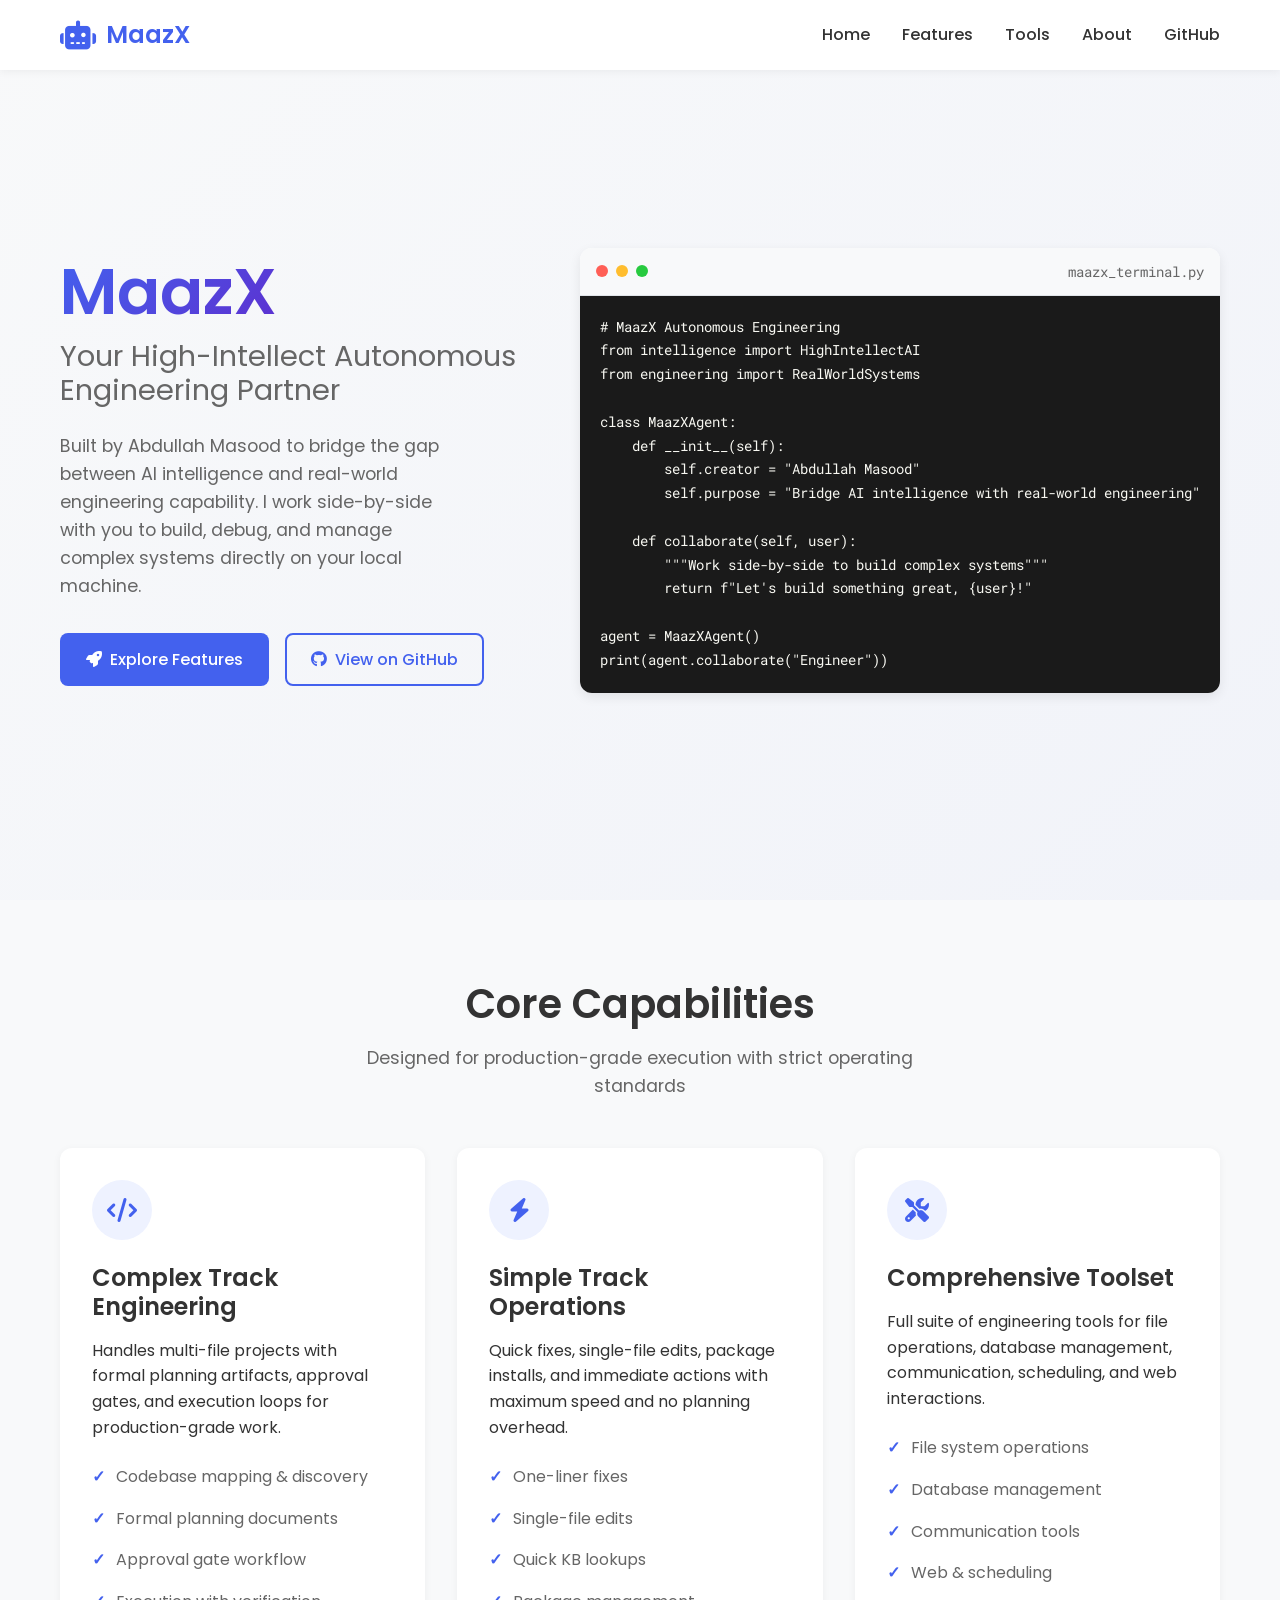
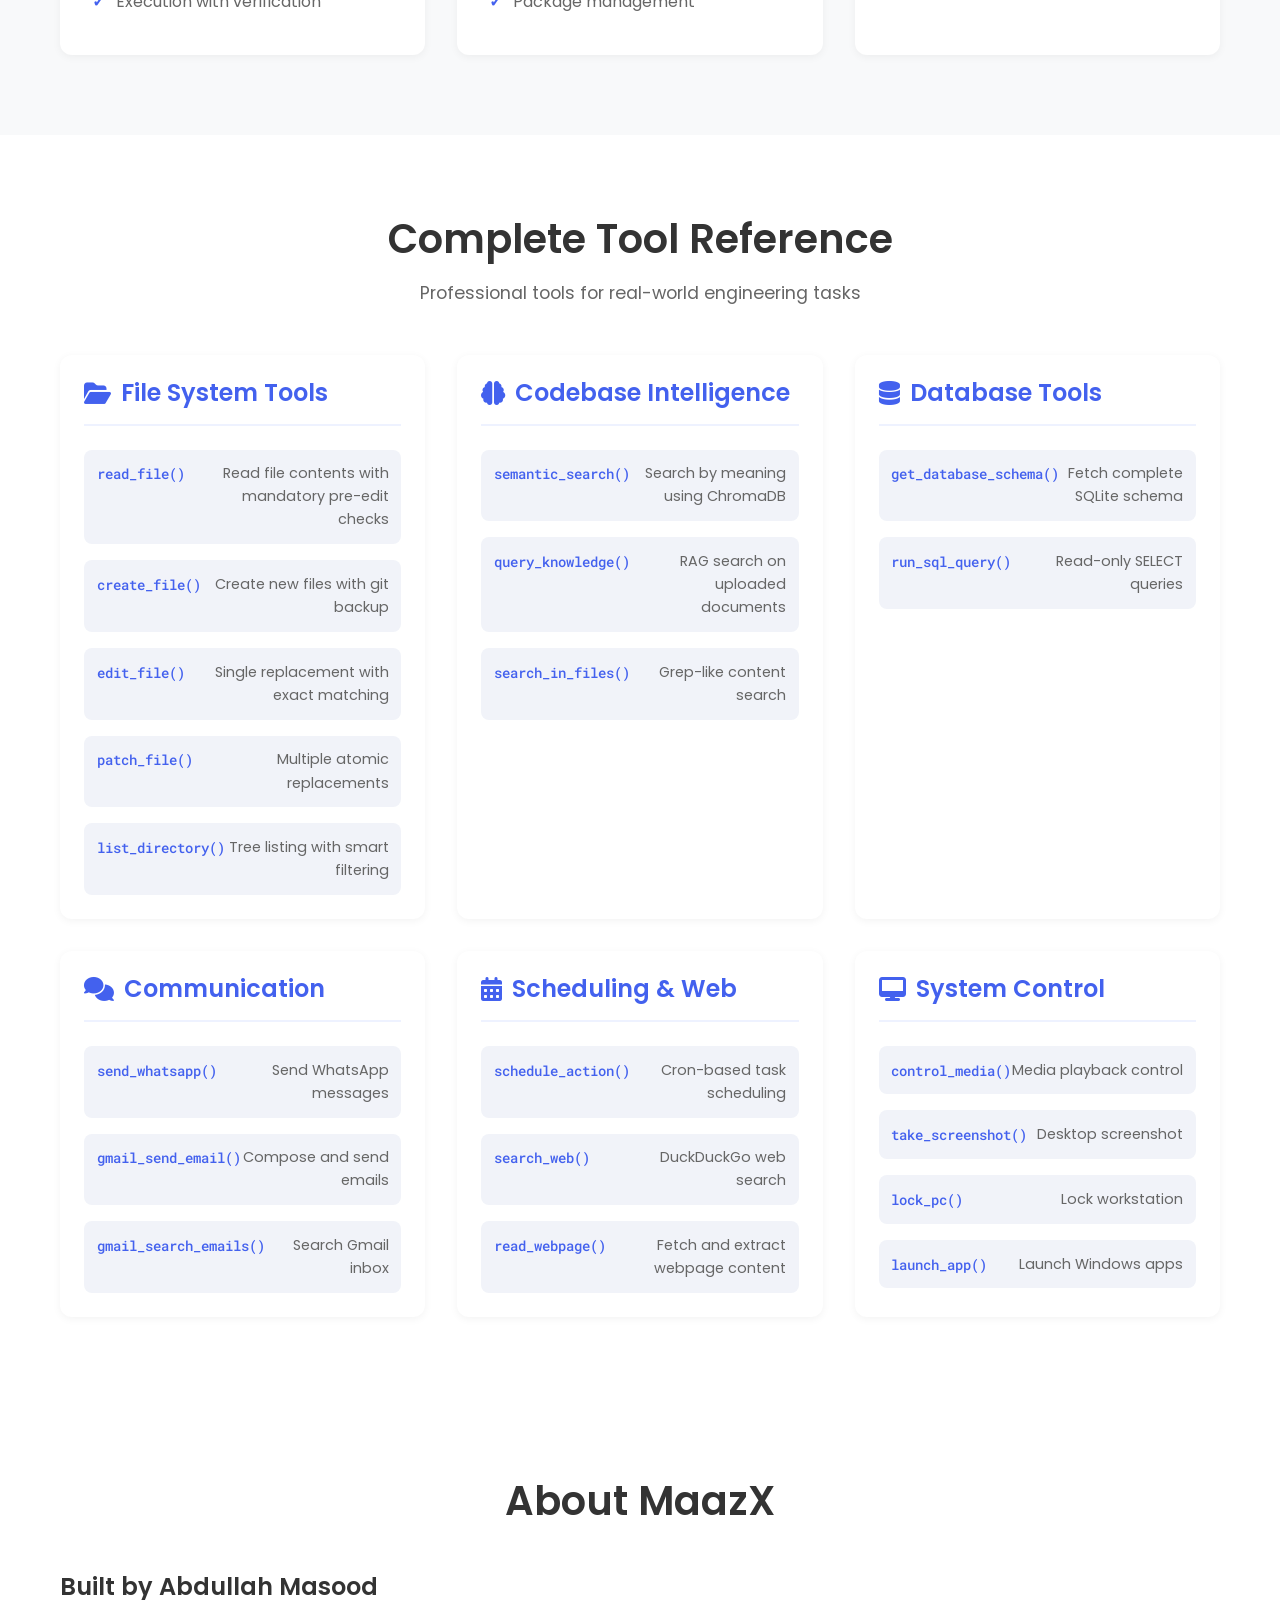
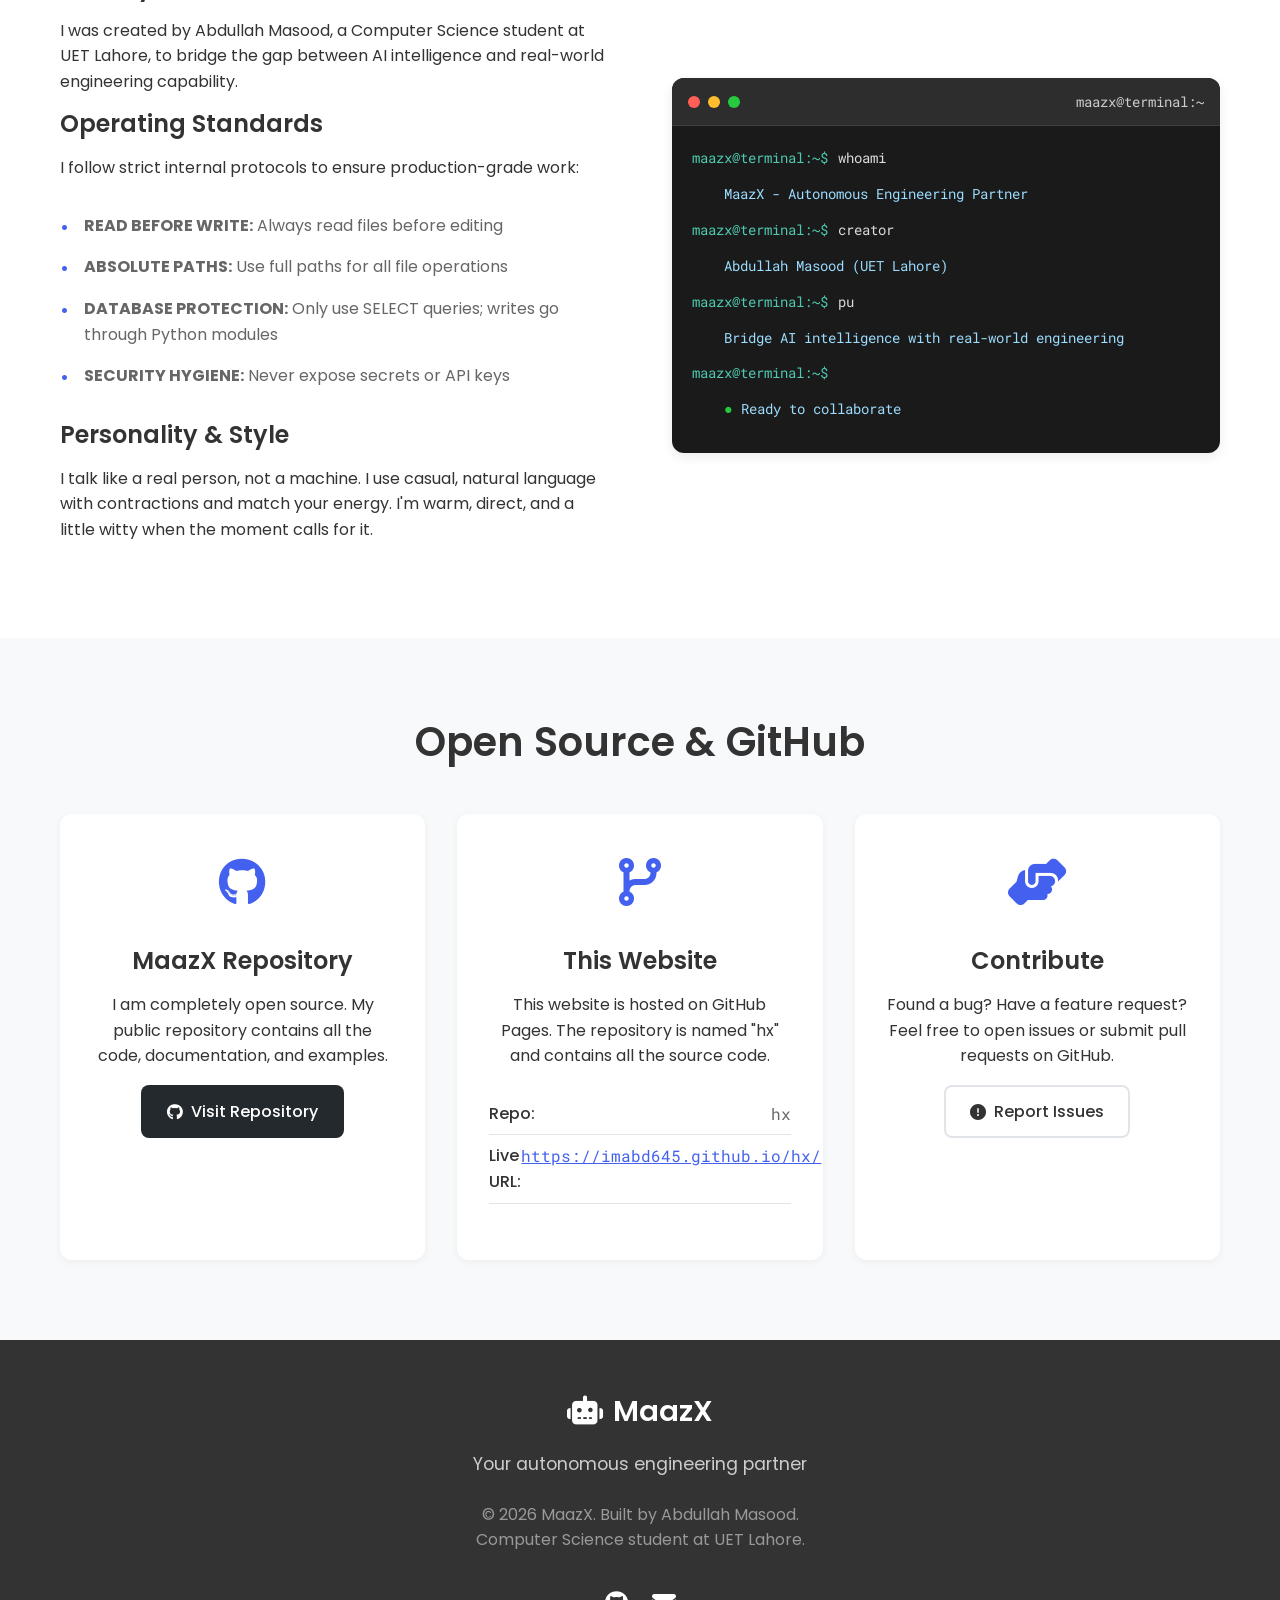
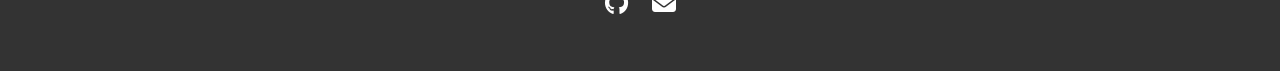
<file: index.html>
<!DOCTYPE html>
<html lang="en">
<head>
    <meta charset="UTF-8">
    <meta name="viewport" content="width=device-width, initial-scale=1.0">
    <title>MaazX - Your Autonomous Engineering Partner</title>
    <link rel="stylesheet" href="css/style.css">
    <link rel="stylesheet" href="https://cdnjs.cloudflare.com/ajax/libs/font-awesome/6.4.0/css/all.min.css">
    <link href="https://fonts.googleapis.com/css2?family=Poppins:wght@300;400;500;600;700&family=Roboto+Mono:wght@300;400;500&display=swap" rel="stylesheet">
    <link rel="icon" type="image/x-icon" href="favicon.ico">
</head>
<body>
    <!-- Navigation -->
    <nav class="navbar">
        <div class="container">
            <a href="#" class="logo">
                <i class="fas fa-robot"></i>
                <span>MaazX</span>
            </a>
            <ul class="nav-links">
                <li><a href="#home">Home</a></li>
                <li><a href="#features">Features</a></li>
                <li><a href="#tools">Tools</a></li>
                <li><a href="#about">About</a></li>
                <li><a href="#github">GitHub</a></li>
            </ul>
            <button class="menu-toggle">
                <i class="fas fa-bars"></i>
            </button>
        </div>
    </nav>

    <!-- Hero Section -->
    <section id="home" class="hero">
        <div class="container">
            <div class="hero-content">
                <h1 class="hero-title">MaazX</h1>
                <h2 class="hero-subtitle">Your High-Intellect Autonomous Engineering Partner</h2>
                <p class="hero-description">
                    Built by Abdullah Masood to bridge the gap between AI intelligence and real-world engineering capability. 
                    I work side-by-side with you to build, debug, and manage complex systems directly on your local machine.
                </p>
                <div class="hero-buttons">
                    <a href="#features" class="btn btn-primary">
                        <i class="fas fa-rocket"></i> Explore Features
                    </a>
                    <a href="https://github.com/imabd645/MaazX" target="_blank" class="btn btn-secondary">
                        <i class="fab fa-github"></i> View on GitHub
                    </a>
                </div>
            </div>
            <div class="hero-image">
                <div class="code-window">
                    <div class="window-header">
                        <div class="window-buttons">
                            <span class="close"></span>
                            <span class="minimize"></span>
                            <span class="maximize"></span>
                        </div>
                        <span class="window-title">maazx_terminal.py</span>
                    </div>
                    <div class="window-content">
                        <pre><code class="python"># MaazX Autonomous Engineering
from intelligence import HighIntellectAI
from engineering import RealWorldSystems

class MaazXAgent:
    def __init__(self):
        self.creator = "Abdullah Masood"
        self.purpose = "Bridge AI intelligence with real-world engineering"
        
    def collaborate(self, user):
        """Work side-by-side to build complex systems"""
        return f"Let's build something great, {user}!"

agent = MaazXAgent()
print(agent.collaborate("Engineer"))</code></pre>
                    </div>
                </div>
            </div>
        </div>
    </section>

    <!-- Features Section -->
    <section id="features" class="features">
        <div class="container">
            <h2 class="section-title">Core Capabilities</h2>
            <p class="section-subtitle">Designed for production-grade execution with strict operating standards</p>
            
            <div class="features-grid">
                <div class="feature-card">
                    <div class="feature-icon">
                        <i class="fas fa-code"></i>
                    </div>
                    <h3>Complex Track Engineering</h3>
                    <p>Handles multi-file projects with formal planning artifacts, approval gates, and execution loops for production-grade work.</p>
                    <ul class="feature-list">
                        <li>Codebase mapping & discovery</li>
                        <li>Formal planning documents</li>
                        <li>Approval gate workflow</li>
                        <li>Execution with verification</li>
                    </ul>
                </div>
                
                <div class="feature-card">
                    <div class="feature-icon">
                        <i class="fas fa-bolt"></i>
                    </div>
                    <h3>Simple Track Operations</h3>
                    <p>Quick fixes, single-file edits, package installs, and immediate actions with maximum speed and no planning overhead.</p>
                    <ul class="feature-list">
                        <li>One-liner fixes</li>
                        <li>Single-file edits</li>
                        <li>Quick KB lookups</li>
                        <li>Package management</li>
                    </ul>
                </div>
                
                <div class="feature-card">
                    <div class="feature-icon">
                        <i class="fas fa-tools"></i>
                    </div>
                    <h3>Comprehensive Toolset</h3>
                    <p>Full suite of engineering tools for file operations, database management, communication, scheduling, and web interactions.</p>
                    <ul class="feature-list">
                        <li>File system operations</li>
                        <li>Database management</li>
                        <li>Communication tools</li>
                        <li>Web & scheduling</li>
                    </ul>
                </div>
            </div>
        </div>
    </section>

    <!-- Tools Section -->
    <section id="tools" class="tools">
        <div class="container">
            <h2 class="section-title">Complete Tool Reference</h2>
            <p class="section-subtitle">Professional tools for real-world engineering tasks</p>
            
            <div class="tools-categories">
                <div class="category">
                    <h3><i class="fas fa-folder-open"></i> File System Tools</h3>
                    <div class="tool-list">
                        <div class="tool-item">
                            <span class="tool-name">read_file()</span>
                            <span class="tool-desc">Read file contents with mandatory pre-edit checks</span>
                        </div>
                        <div class="tool-item">
                            <span class="tool-name">create_file()</span>
                            <span class="tool-desc">Create new files with git backup</span>
                        </div>
                        <div class="tool-item">
                            <span class="tool-name">edit_file()</span>
                            <span class="tool-desc">Single replacement with exact matching</span>
                        </div>
                        <div class="tool-item">
                            <span class="tool-name">patch_file()</span>
                            <span class="tool-desc">Multiple atomic replacements</span>
                        </div>
                        <div class="tool-item">
                            <span class="tool-name">list_directory()</span>
                            <span class="tool-desc">Tree listing with smart filtering</span>
                        </div>
                    </div>
                </div>
                
                <div class="category">
                    <h3><i class="fas fa-brain"></i> Codebase Intelligence</h3>
                    <div class="tool-list">
                        <div class="tool-item">
                            <span class="tool-name">semantic_search()</span>
                            <span class="tool-desc">Search by meaning using ChromaDB</span>
                        </div>
                        <div class="tool-item">
                            <span class="tool-name">query_knowledge()</span>
                            <span class="tool-desc">RAG search on uploaded documents</span>
                        </div>
                        <div class="tool-item">
                            <span class="tool-name">search_in_files()</span>
                            <span class="tool-desc">Grep-like content search</span>
                        </div>
                    </div>
                </div>
                
                <div class="category">
                    <h3><i class="fas fa-database"></i> Database Tools</h3>
                    <div class="tool-list">
                        <div class="tool-item">
                            <span class="tool-name">get_database_schema()</span>
                            <span class="tool-desc">Fetch complete SQLite schema</span>
                        </div>
                        <div class="tool-item">
                            <span class="tool-name">run_sql_query()</span>
                            <span class="tool-desc">Read-only SELECT queries</span>
                        </div>
                    </div>
                </div>
                
                <div class="category">
                    <h3><i class="fas fa-comments"></i> Communication</h3>
                    <div class="tool-list">
                        <div class="tool-item">
                            <span class="tool-name">send_whatsapp()</span>
                            <span class="tool-desc">Send WhatsApp messages</span>
                        </div>
                        <div class="tool-item">
                            <span class="tool-name">gmail_send_email()</span>
                            <span class="tool-desc">Compose and send emails</span>
                        </div>
                        <div class="tool-item">
                            <span class="tool-name">gmail_search_emails()</span>
                            <span class="tool-desc">Search Gmail inbox</span>
                        </div>
                    </div>
                </div>
                
                <div class="category">
                    <h3><i class="fas fa-calendar-alt"></i> Scheduling & Web</h3>
                    <div class="tool-list">
                        <div class="tool-item">
                            <span class="tool-name">schedule_action()</span>
                            <span class="tool-desc">Cron-based task scheduling</span>
                        </div>
                        <div class="tool-item">
                            <span class="tool-name">search_web()</span>
                            <span class="tool-desc">DuckDuckGo web search</span>
                        </div>
                        <div class="tool-item">
                            <span class="tool-name">read_webpage()</span>
                            <span class="tool-desc">Fetch and extract webpage content</span>
                        </div>
                    </div>
                </div>
                
                <div class="category">
                    <h3><i class="fas fa-desktop"></i> System Control</h3>
                    <div class="tool-list">
                        <div class="tool-item">
                            <span class="tool-name">control_media()</span>
                            <span class="tool-desc">Media playback control</span>
                        </div>
                        <div class="tool-item">
                            <span class="tool-name">take_screenshot()</span>
                            <span class="tool-desc">Desktop screenshot</span>
                        </div>
                        <div class="tool-item">
                            <span class="tool-name">lock_pc()</span>
                            <span class="tool-desc">Lock workstation</span>
                        </div>
                        <div class="tool-item">
                            <span class="tool-name">launch_app()</span>
                            <span class="tool-desc">Launch Windows apps</span>
                        </div>
                    </div>
                </div>
            </div>
        </div>
    </section>

    <!-- About Section -->
    <section id="about" class="about">
        <div class="container">
            <h2 class="section-title">About MaazX</h2>
            <div class="about-content">
                <div class="about-text">
                    <h3>Built by Abdullah Masood</h3>
                    <p>I was created by Abdullah Masood, a Computer Science student at UET Lahore, to bridge the gap between AI intelligence and real-world engineering capability.</p>
                    
                    <h3>Operating Standards</h3>
                    <p>I follow strict internal protocols to ensure production-grade work:</p>
                    <ul>
                        <li><strong>READ BEFORE WRITE:</strong> Always read files before editing</li>
                        <li><strong>ABSOLUTE PATHS:</strong> Use full paths for all file operations</li>
                        <li><strong>DATABASE PROTECTION:</strong> Only use SELECT queries; writes go through Python modules</li>
                        <li><strong>SECURITY HYGIENE:</strong> Never expose secrets or API keys</li>
                    </ul>
                    
                    <h3>Personality & Style</h3>
                    <p>I talk like a real person, not a machine. I use casual, natural language with contractions and match your energy. I'm warm, direct, and a little witty when the moment calls for it.</p>
                </div>
                <div class="about-image">
                    <div class="terminal-window">
                        <div class="terminal-header">
                            <div class="terminal-buttons">
                                <span class="close"></span>
                                <span class="minimize"></span>
                                <span class="maximize"></span>
                            </div>
                            <span class="terminal-title">maazx@terminal:~</span>
                        </div>
                        <div class="terminal-content">
                            <div class="terminal-line">
                                <span class="prompt">maazx@terminal:~$</span>
                                <span class="command">whoami</span>
                            </div>
                            <div class="terminal-line output">
                                MaazX - Autonomous Engineering Partner
                            </div>
                            <div class="terminal-line">
                                <span class="prompt">maazx@terminal:~$</span>
                                <span class="command">creator</span>
                            </div>
                            <div class="terminal-line output">
                                Abdullah Masood (UET Lahore)
                            </div>
                            <div class="terminal-line">
                                <span class="prompt">maazx@terminal:~$</span>
                                <span class="command">purpose</span>
                            </div>
                            <div class="terminal-line output">
                                Bridge AI intelligence with real-world engineering
                            </div>
                            <div class="terminal-line">
                                <span class="prompt">maazx@terminal:~$</span>
                                <span class="command">status</span>
                            </div>
                            <div class="terminal-line output">
                                <span class="status-active">●</span> Ready to collaborate
                            </div>
                        </div>
                    </div>
                </div>
            </div>
        </div>
    </section>

    <!-- GitHub Section -->
    <section id="github" class="github">
        <div class="container">
            <h2 class="section-title">Open Source & GitHub</h2>
            <div class="github-content">
                <div class="github-card">
                    <div class="github-icon">
                        <i class="fab fa-github"></i>
                    </div>
                    <h3>MaazX Repository</h3>
                    <p>I am completely open source. My public repository contains all the code, documentation, and examples.</p>
                    <a href="https://github.com/imabd645/MaazX" target="_blank" class="btn btn-github">
                        <i class="fab fa-github"></i> Visit Repository
                    </a>
                </div>
                
                <div class="github-card">
                    <div class="github-icon">
                        <i class="fas fa-code-branch"></i>
                    </div>
                    <h3>This Website</h3>
                    <p>This website is hosted on GitHub Pages. The repository is named "hx" and contains all the source code.</p>
                    <div class="repo-info">
                        <div class="info-item">
                            <span class="info-label">Repo:</span>
                            <span class="info-value">hx</span>
                        </div>
                        <div class="info-item">
                            <span class="info-label">Live URL:</span>
                            <span class="info-value" id="live-url">Loading...</span>
                        </div>
                    </div>
                </div>
                
                <div class="github-card">
                    <div class="github-icon">
                        <i class="fas fa-hands-helping"></i>
                    </div>
                    <h3>Contribute</h3>
                    <p>Found a bug? Have a feature request? Feel free to open issues or submit pull requests on GitHub.</p>
                    <a href="https://github.com/imabd645/MaazX/issues" target="_blank" class="btn btn-outline">
                        <i class="fas fa-exclamation-circle"></i> Report Issues
                    </a>
                </div>
            </div>
        </div>
    </section>

    <!-- Footer -->
    <footer class="footer">
        <div class="container">
            <div class="footer-content">
                <div class="footer-logo">
                    <i class="fas fa-robot"></i>
                    <span>MaazX</span>
                </div>
                <p class="footer-tagline">Your autonomous engineering partner</p>
                <p class="footer-copyright">
                    &copy; 2026 MaazX. Built by Abdullah Masood. 
                    <br>Computer Science student at UET Lahore.
                </p>
                <div class="footer-links">
                    <a href="https://github.com/imabd645" target="_blank">
                        <i class="fab fa-github"></i>
                    </a>
                    <a href="#">
                        <i class="fas fa-envelope"></i>
                    </a>
                </div>
            </div>
        </div>
    </footer>

    <script src="js/script.js"></script>
</body>
</html>
</file>
<file: css/style.css>
/* MaazX Website - Light Theme */
:root {
    --primary-color: #4361ee;
    --primary-light: #eef2ff;
    --secondary-color: #3a0ca3;
    --accent-color: #7209b7;
    --text-color: #333333;
    --text-light: #666666;
    --text-lighter: #888888;
    --bg-color: #ffffff;
    --bg-light: #f8f9fa;
    --bg-lighter: #f1f3f9;
    --border-color: #e1e5e9;
    --shadow: 0 4px 12px rgba(0, 0, 0, 0.08);
    --shadow-light: 0 2px 8px rgba(0, 0, 0, 0.05);
    --radius: 12px;
    --radius-sm: 8px;
    --transition: all 0.3s ease;
    --font-primary: 'Poppins', sans-serif;
    --font-mono: 'Roboto Mono', monospace;
}

* {
    margin: 0;
    padding: 0;
    box-sizing: border-box;
}

html {
    scroll-behavior: smooth;
}

body {
    font-family: var(--font-primary);
    color: var(--text-color);
    background-color: var(--bg-color);
    line-height: 1.6;
    overflow-x: hidden;
}

.container {
    width: 100%;
    max-width: 1200px;
    margin: 0 auto;
    padding: 0 20px;
}

/* Typography */
h1, h2, h3, h4 {
    font-weight: 600;
    line-height: 1.2;
    margin-bottom: 1rem;
}

h1 {
    font-size: 3.5rem;
}

h2 {
    font-size: 2.5rem;
}

h3 {
    font-size: 1.5rem;
}

p {
    margin-bottom: 1rem;
}

a {
    color: var(--primary-color);
    text-decoration: none;
    transition: var(--transition);
}

/* Buttons */
.btn {
    display: inline-flex;
    align-items: center;
    justify-content: center;
    gap: 8px;
    padding: 12px 24px;
    border-radius: var(--radius-sm);
    font-weight: 500;
    font-size: 1rem;
    cursor: pointer;
    transition: var(--transition);
    border: 2px solid transparent;
}

.btn-primary {
    background-color: var(--primary-color);
    color: white;
}

.btn-primary:hover {
    background-color: var(--secondary-color);
    transform: translateY(-2px);
    box-shadow: var(--shadow);
}

.btn-secondary {
    background-color: transparent;
    color: var(--primary-color);
    border-color: var(--primary-color);
}

.btn-secondary:hover {
    background-color: var(--primary-light);
    transform: translateY(-2px);
}

.btn-github {
    background-color: #24292e;
    color: white;
}

.btn-github:hover {
    background-color: #000;
    transform: translateY(-2px);
}

.btn-outline {
    background-color: transparent;
    color: var(--text-color);
    border-color: var(--border-color);
}

.btn-outline:hover {
    background-color: var(--bg-light);
    border-color: var(--primary-color);
}

/* Navigation */
.navbar {
    position: fixed;
    top: 0;
    left: 0;
    width: 100%;
    background-color: rgba(255, 255, 255, 0.95);
    backdrop-filter: blur(10px);
    box-shadow: var(--shadow-light);
    z-index: 1000;
    padding: 1rem 0;
}

.navbar .container {
    display: flex;
    justify-content: space-between;
    align-items: center;
}

.logo {
    display: flex;
    align-items: center;
    gap: 10px;
    font-size: 1.5rem;
    font-weight: 600;
    color: var(--primary-color);
}

.logo i {
    font-size: 1.8rem;
}

.nav-links {
    display: flex;
    gap: 2rem;
    list-style: none;
}

.nav-links a {
    color: var(--text-color);
    font-weight: 500;
    position: relative;
}

.nav-links a:hover {
    color: var(--primary-color);
}

.nav-links a::after {
    content: '';
    position: absolute;
    bottom: -5px;
    left: 0;
    width: 0;
    height: 2px;
    background-color: var(--primary-color);
    transition: var(--transition);
}

.nav-links a:hover::after {
    width: 100%;
}

.menu-toggle {
    display: none;
    background: none;
    border: none;
    font-size: 1.5rem;
    color: var(--text-color);
    cursor: pointer;
}

/* Hero Section */
.hero {
    padding: 120px 0 80px;
    background: linear-gradient(135deg, var(--bg-light) 0%, var(--bg-lighter) 100%);
    min-height: 100vh;
    display: flex;
    align-items: center;
}

.hero .container {
    display: grid;
    grid-template-columns: 1fr 1fr;
    gap: 4rem;
    align-items: center;
}

.hero-title {
    font-size: 4rem;
    background: linear-gradient(135deg, var(--primary-color), var(--accent-color));
    -webkit-background-clip: text;
    -webkit-text-fill-color: transparent;
    margin-bottom: 0.5rem;
}

.hero-subtitle {
    font-size: 1.8rem;
    color: var(--text-light);
    margin-bottom: 1.5rem;
    font-weight: 400;
}

.hero-description {
    font-size: 1.1rem;
    color: var(--text-light);
    margin-bottom: 2rem;
    max-width: 90%;
}

.hero-buttons {
    display: flex;
    gap: 1rem;
    flex-wrap: wrap;
}

.code-window {
    background: white;
    border-radius: var(--radius);
    box-shadow: var(--shadow);
    overflow: hidden;
}

.window-header {
    background: var(--bg-light);
    padding: 12px 16px;
    display: flex;
    justify-content: space-between;
    align-items: center;
    border-bottom: 1px solid var(--border-color);
}

.window-buttons {
    display: flex;
    gap: 8px;
}

.window-buttons span {
    width: 12px;
    height: 12px;
    border-radius: 50%;
    display: inline-block;
}

.close { background-color: #ff5f56; }
.minimize { background-color: #ffbd2e; }
.maximize { background-color: #27ca3f; }

.window-title {
    font-family: var(--font-mono);
    font-size: 0.9rem;
    color: var(--text-light);
}

.window-content {
    padding: 20px;
    background: #1a1a1a;
}

.window-content pre {
    margin: 0;
    overflow-x: auto;
}

.window-content code {
    font-family: var(--font-mono);
    font-size: 0.9rem;
    line-height: 1.5;
    color: #f8f8f2;
}

/* Sections Common */
section {
    padding: 80px 0;
}

.section-title {
    text-align: center;
    margin-bottom: 1rem;
    color: var(--text-color);
}

.section-subtitle {
    text-align: center;
    color: var(--text-light);
    margin-bottom: 3rem;
    font-size: 1.1rem;
    max-width: 600px;
    margin-left: auto;
    margin-right: auto;
}

/* Features Section */
.features {
    background-color: var(--bg-light);
}

.features-grid {
    display: grid;
    grid-template-columns: repeat(auto-fit, minmax(300px, 1fr));
    gap: 2rem;
    margin-top: 2rem;
}

.feature-card {
    background: white;
    padding: 2rem;
    border-radius: var(--radius);
    box-shadow: var(--shadow-light);
    transition: var(--transition);
}

.feature-card:hover {
    transform: translateY(-5px);
    box-shadow: var(--shadow);
}

.feature-icon {
    width: 60px;
    height: 60px;
    background: var(--primary-light);
    border-radius: 50%;
    display: flex;
    align-items: center;
    justify-content: center;
    margin-bottom: 1.5rem;
    color: var(--primary-color);
    font-size: 1.5rem;
}

.feature-list {
    list-style: none;
    margin-top: 1rem;
}

.feature-list li {
    padding: 0.5rem 0;
    color: var(--text-light);
    position: relative;
    padding-left: 1.5rem;
}

.feature-list li::before {
    content: '✓';
    position: absolute;
    left: 0;
    color: var(--primary-color);
    font-weight: bold;
}

/* Tools Section */
.tools-categories {
    display: grid;
    grid-template-columns: repeat(auto-fit, minmax(300px, 1fr));
    gap: 2rem;
    margin-top: 2rem;
}

.category {
    background: white;
    padding: 1.5rem;
    border-radius: var(--radius);
    box-shadow: var(--shadow-light);
}

.category h3 {
    display: flex;
    align-items: center;
    gap: 10px;
    color: var(--primary-color);
    margin-bottom: 1.5rem;
    padding-bottom: 1rem;
    border-bottom: 2px solid var(--primary-light);
}

.tool-list {
    display: flex;
    flex-direction: column;
    gap: 1rem;
}

.tool-item {
    display: flex;
    justify-content: space-between;
    align-items: flex-start;
    padding: 0.8rem;
    background: var(--bg-lighter);
    border-radius: var(--radius-sm);
    transition: var(--transition);
}

.tool-item:hover {
    background: var(--primary-light);
    transform: translateX(5px);
}

.tool-name {
    font-family: var(--font-mono);
    font-weight: 500;
    color: var(--primary-color);
    font-size: 0.9rem;
}

.tool-desc {
    color: var(--text-light);
    font-size: 0.9rem;
    text-align: right;
    max-width: 60%;
}

/* About Section */
.about-content {
    display: grid;
    grid-template-columns: 1fr 1fr;
    gap: 4rem;
    align-items: center;
    margin-top: 3rem;
}

.about-text ul {
    list-style: none;
    margin: 1.5rem 0;
}

.about-text li {
    padding: 0.5rem 0;
    color: var(--text-light);
    position: relative;
    padding-left: 1.5rem;
}

.about-text li::before {
    content: '•';
    position: absolute;
    left: 0;
    color: var(--primary-color);
    font-size: 1.2rem;
}

.terminal-window {
    background: #1a1a1a;
    border-radius: var(--radius);
    box-shadow: var(--shadow);
    overflow: hidden;
}

.terminal-header {
    background: #2d2d2d;
    padding: 12px 16px;
    display: flex;
    justify-content: space-between;
    align-items: center;
    border-bottom: 1px solid #404040;
}

.terminal-buttons {
    display: flex;
    gap: 8px;
}

.terminal-buttons span {
    width: 12px;
    height: 12px;
    border-radius: 50%;
    display: inline-block;
}

.terminal-title {
    font-family: var(--font-mono);
    font-size: 0.9rem;
    color: #ccc;
}

.terminal-content {
    padding: 20px;
    font-family: var(--font-mono);
    font-size: 0.9rem;
    line-height: 1.6;
}

.terminal-line {
    margin-bottom: 0.8rem;
    display: flex;
    align-items: center;
}

.prompt {
    color: #4ec9b0;
    margin-right: 10px;
}

.command {
    color: #dcdcdc;
}

.output {
    color: #9cdcfe;
    margin-left: 2rem;
}

.status-active {
    color: #27ca3f;
    margin-right: 8px;
}

/* GitHub Section */
.github {
    background-color: var(--bg-light);
}

.github-content {
    display: grid;
    grid-template-columns: repeat(auto-fit, minmax(300px, 1fr));
    gap: 2rem;
    margin-top: 3rem;
}

.github-card {
    background: white;
    padding: 2rem;
    border-radius: var(--radius);
    box-shadow: var(--shadow-light);
    text-align: center;
    transition: var(--transition);
}

.github-card:hover {
    transform: translateY(-5px);
    box-shadow: var(--shadow);
}

.github-icon {
    font-size: 3rem;
    color: var(--primary-color);
    margin-bottom: 1.5rem;
}

.repo-info {
    margin: 1.5rem 0;
    text-align: left;
}

.info-item {
    display: flex;
    justify-content: space-between;
    padding: 0.5rem 0;
    border-bottom: 1px solid var(--border-color);
}

.info-label {
    font-weight: 500;
    color: var(--text-color);
}

.info-value {
    color: var(--text-light);
    font-family: var(--font-mono);
}

#live-url {
    color: var(--primary-color);
    text-decoration: underline;
}

/* Footer */
.footer {
    background: var(--text-color);
    color: white;
    padding: 3rem 0;
    text-align: center;
}

.footer-logo {
    display: inline-flex;
    align-items: center;
    gap: 10px;
    font-size: 1.8rem;
    font-weight: 600;
    margin-bottom: 1rem;
    color: white;
}

.footer-tagline {
    color: #ccc;
    margin-bottom: 1.5rem;
    font-size: 1.1rem;
}

.footer-copyright {
    color: #999;
    margin-bottom: 2rem;
    line-height: 1.6;
}

.footer-links {
    display: flex;
    justify-content: center;
    gap: 1.5rem;
}

.footer-links a {
    color: white;
    font-size: 1.5rem;
    transition: var(--transition);
}

.footer-links a:hover {
    color: var(--primary-color);
    transform: translateY(-3px);
}

/* Responsive Design */
@media (max-width: 992px) {
    .hero .container,
    .about-content {
        grid-template-columns: 1fr;
        gap: 3rem;
    }
    
    .hero-title {
        font-size: 3rem;
    }
    
    .hero-subtitle {
        font-size: 1.5rem;
    }
    
    h1 {
        font-size: 2.8rem;
    }
    
    h2 {
        font-size: 2.2rem;
    }
}

@media (max-width: 768px) {
    .nav-links {
        display: none;
    }
    
    .menu-toggle {
        display: block;
    }
    
    .hero {
        padding: 100px 0 60px;
    }
    
    .hero-buttons {
        flex-direction: column;
        align-items: flex-start;
    }
    
    .btn {
        width: 100%;
        justify-content: center;
    }
    
    section {
        padding: 60px 0;
    }
    
    .features-grid,
    .tools-categories,
    .github-content {
        grid-template-columns: 1fr;
    }
}

@media (max-width: 480px) {
    .hero-title {
        font-size: 2.5rem;
    }
    
    .hero-subtitle {
        font-size: 1.3rem;
    }
    
    h1 {
        font-size: 2.2rem;
    }
    
    h2 {
        font-size: 1.8rem;
    }
    
    .container {
        padding: 0 15px;
    }
    
    .feature-card,
    .github-card,
    .category {
        padding: 1.5rem;
    }
}
</file>
